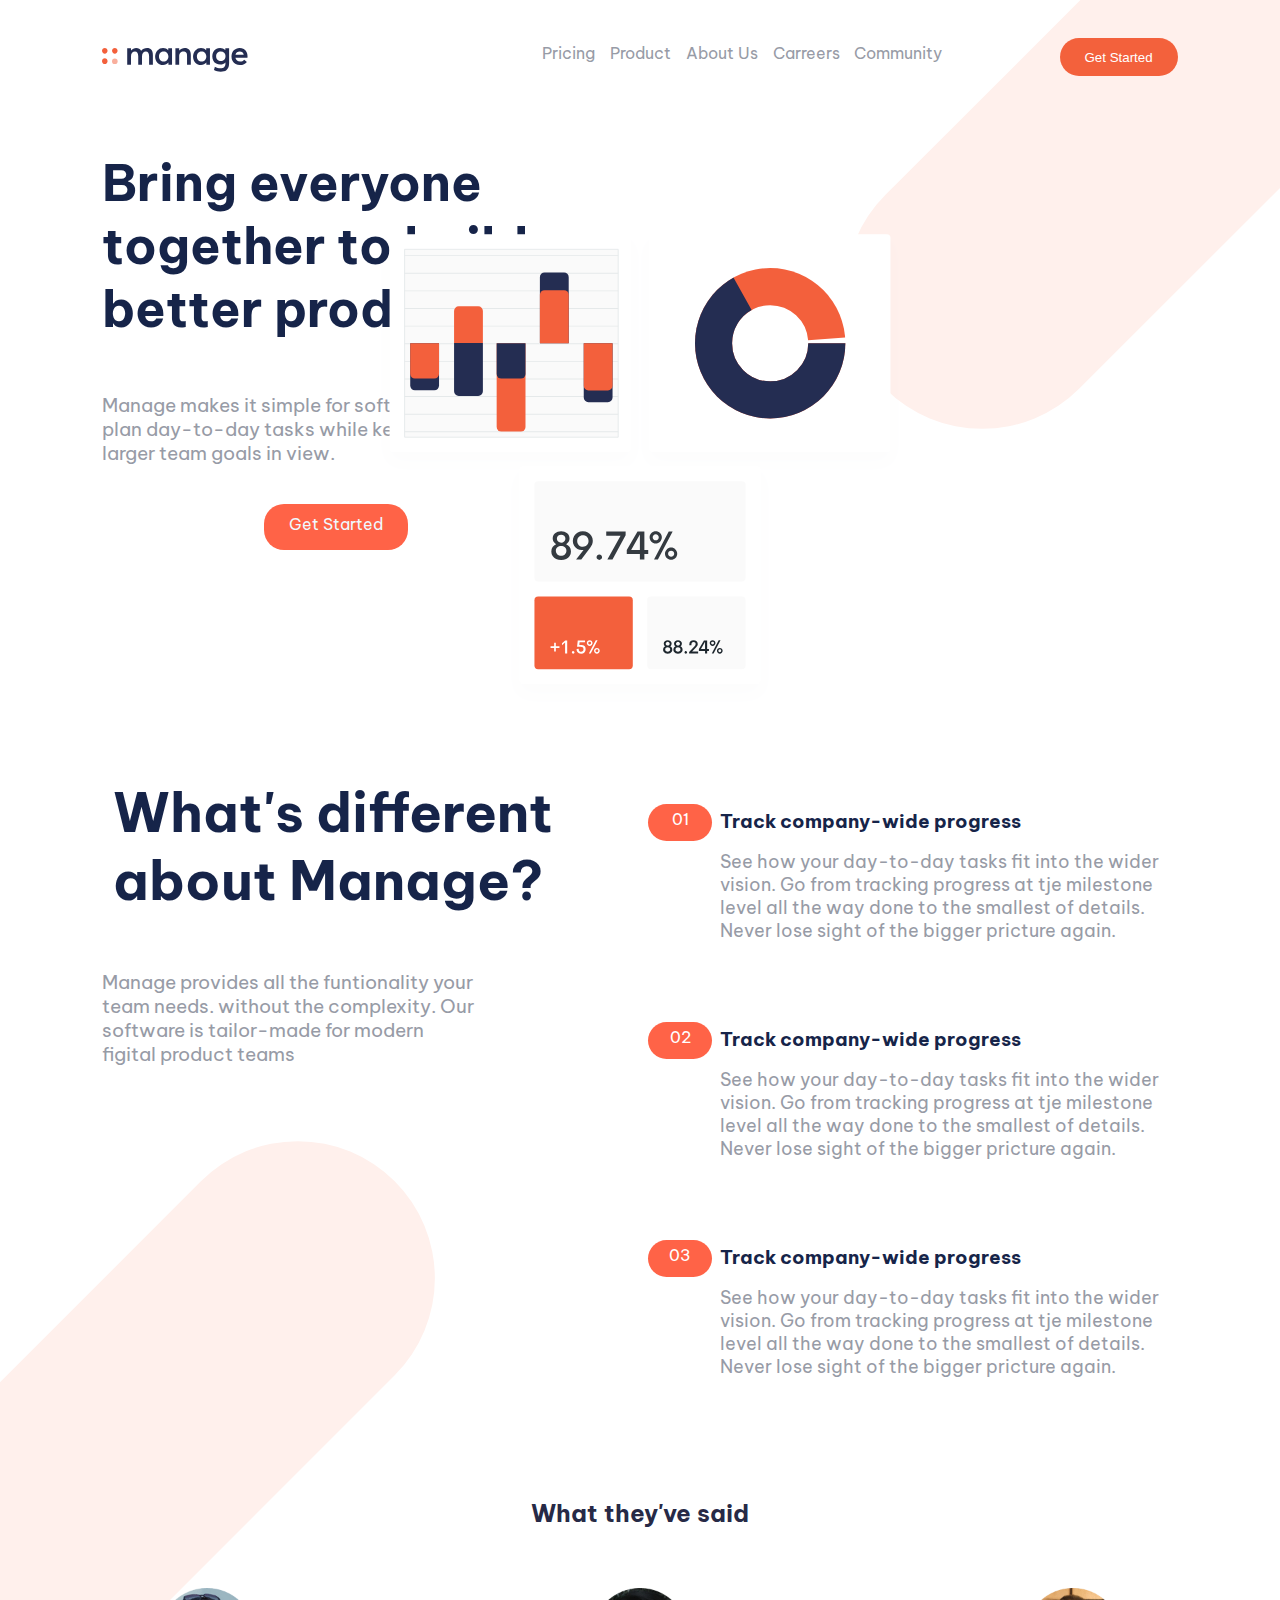
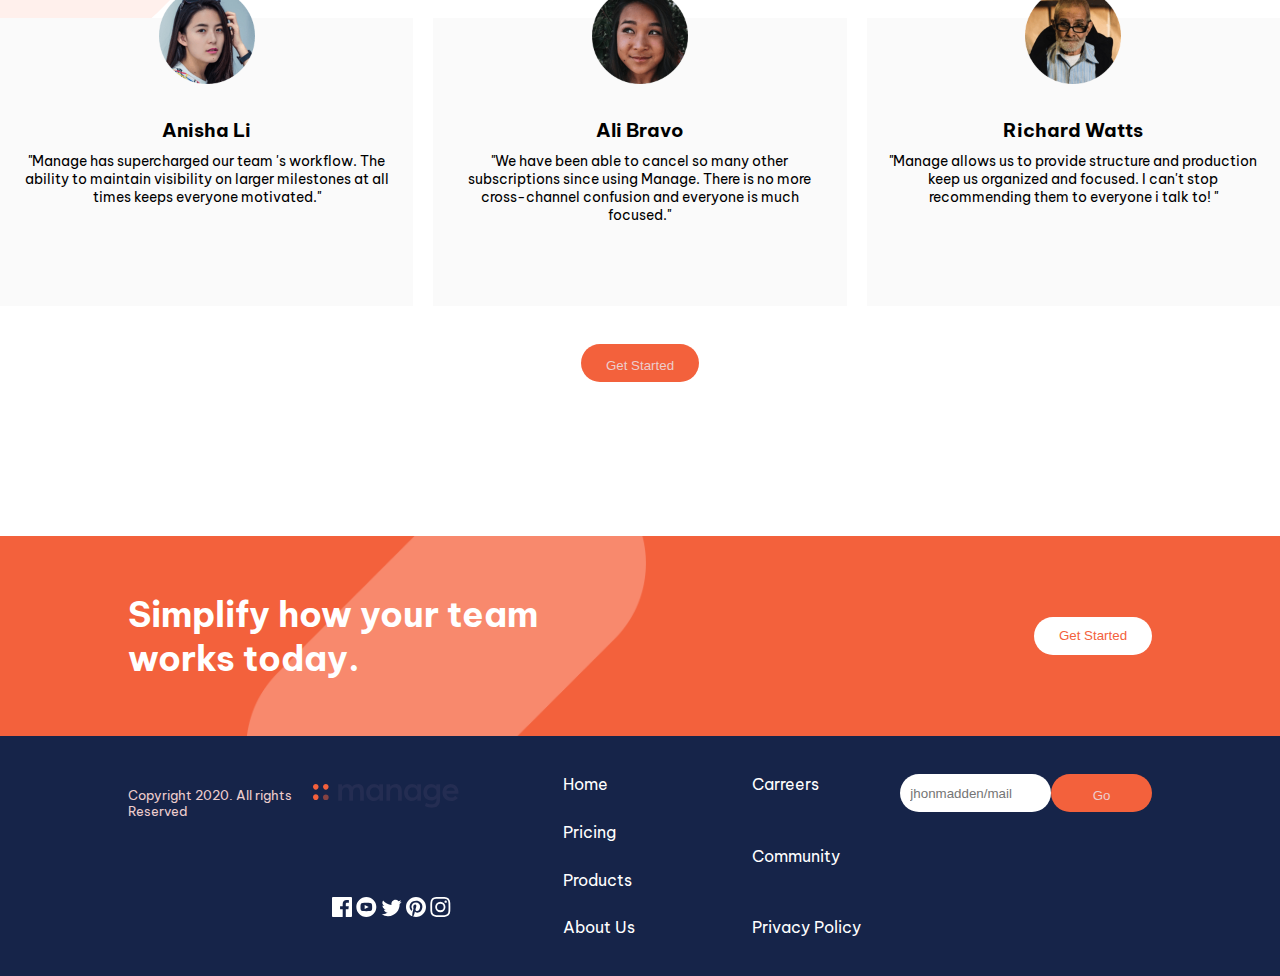
<file: index.html>
<!DOCTYPE html>
<html lang="en">

<head>
    <meta charset="UTF-8">
    <meta http-equiv="X-UA-Compatible" content="IE=edge">
    <meta name="viewport" content="width=device-width, initial-scale=1.0">
    <title>Parcial Web2</title>
    <link rel="stylesheet" type="text/css" href="./styles.css" media="screen" />
</head>

<body>

    <header>
        <div class="logo">
            <a href="#">
                <img class="logo__img" src="./Img/logo.svg" alt="logo manage" />
            </a>
        </div>
        <nav class="navbar">
            <ul class="menu">
                <li>
                    <a href="#">Pricing</a>
                </li>
                <li>
                    <a href="#">Product</a>
                </li>
                <li>
                    <a href="#">About Us</a>
                </li>
                <li>
                    <a href="#">Carreers</a>
                </li>
                <li>
                    <a href="#">Community</a>
                </li>
            </ul>
        </nav>
        <label class="icon-mobil">
            <img src="./Img/icon-hamburger.svg" alt="Menu">
        </label>
        <div class="started">
            <button class="started-item">
                Get Started
            </button>
        </div>
    </header>

    <main>
        <div id="box-container">
            <!-- Parte izquierda-->
            <div id="box-1">
                <h1 class="box1Titulo">Bring everyone together to build better products.</h1>
                <div>
                    <p class="Box1Texto">Manage makes it simple for software teams to plan day-to-day tasks while keeping the larger team goals in view.</p>
                </div>
                <div>
                    <p class="botonizq">Get Started</p>
                </div>


            </div>

            <!-- Parte Derecha-->

            <div id="box-2">
                <div class="ilustracion">
                    <img class="graficas" src="./Img/illustration-intro.svg">
                </div>
            </div>
        </div>

        <!--Division 2-->

        <section class="Division2">

            <div class="izquierda">

                <div class="Titulo">
                    <h1>What's different about Manage?</h1>
                </Div>
                <div class="texto">
                    <p>Manage provides all the funtionality your team needs. without the complexity. Our software is tailor-made for modern figital product teams</p>
                </div>


            </div>

            <article class="derecha">
                <article>
                    <div class="contenido ">
                        <span class="bottom ">
                        <p class="numero ">01</p>
                    </span>
                        <div ">
                    <h3 class="titulo ">Track company-wide progress</h3>
                    <p class="textoProducto ">
                        See how your day-to-day tasks fit into the wider vision. Go from tracking progress at tje milestone level all the way done to the smallest of details. Never lose sight of the bigger pricture again.
                    </p>
                    </div>
                    </div>

                    <div class="contenido ">
                        <span class="bottom ">
                        <p class="numero ">02</p>
                    </span>
                        <div >
                        <h3 class="titulo ">Track company-wide progress</h3>
                        <p class="textoProducto ">
                            See how your day-to-day tasks fit into the wider vision. Go from tracking progress at tje
                            milestone level all the way done to the smallest of details. Never lose sight of the bigger
                            pricture again.
                        </p>
                </div>
                </div>

                <div class="contenido ">
                    <span class="bottom ">
                        <p class="numero ">03</p>
                    </span>
                    <div >
                            <h3 class=" titulo ">Track company-wide progress</h3>
                            <p class="textoProducto ">
                                See how your day-to-day tasks fit into the wider vision. Go from tracking progress at tje milestone level all the way done to the smallest of details. Never lose sight of the bigger pricture again.
                            </p>
                        </div>
                    </div>

        </section>
   <!--Division 3  Testimonios de clientes   -->

        <section class="Division3 ">
            <h2 class="section-title ">What they've said</h2>
            <div class="testimonioDiv ">
                <article class="testimonio ">
                    <img class="testimonioAvatar " src="./Img/avatar-anisha.png " />
                    <h3 class="Nombre ">Anisha Li</h4>
                        <p class="informacion ">
                            "Manage has supercharged our team 's workflow. The ability to maintain visibility on larger milestones at all times keeps everyone motivated."
                        </p>
                </article>
                <article class="testimonio">
                    <img class="testimonioAvatar" src="./Img/avatar-ali.png" />
                    <h3 class="Nombre">Ali Bravo</h4>
                        <p class="informacion">
                            "We have been able to cancel so many other subscriptions since using Manage. There is no more cross-channel confusion and everyone is much focused."
                        </p>
                </article>
                <article class="testimonio">
                    <img class="testimonioAvatar" src="./Img/avatar-richard.png" />
                    <h3 class="Nombre">Richard Watts</h4>
                        <p class="informacion">
                            "Manage allows us to provide structure and production keep us organized and focused. I can't stop recommending them to everyone i talk to! "
                        </p>
                </article>
            </div>

            <div>
                <button class="started-item">
                <p class="started-item__link ">Get Started</p>
            </button>
            </div>
        </section>
        <div class="imagen ">

            <section class="section-footer ">

                <div class="section-footer-div ">
                    <h2 class="section-footer__title ">
                        Simplify how your team <br /> works today.
                    </h2>
                </div>
                <div class="section-footer-div ">
                    <button class="started-item--white " onclick="location.href='index.html' ">
                <p class="started-item__link--orange ">Get Started</p>
            </button>
                </div>
            </section>
        </div>
    </main>
    <footer >
        <div class="copyright ">
            <p class="copyright__item ">Copyright 2020. All rights Reserved</p>
        </div>
        <div class="footer-media ">
            
            <div class="logo ">
                <img class="logo__img " src="./Img/logo.svg " alt="logo manage " /></img>
            </div>

            <ul class="media ">
                <li>
                    <img src="./Img/icon-facebook.svg ">
                    <a href="https://www.facebook.com/ "></a>
                    </img>
                </li>
                <li>
                    <img src="./Img/icon-youtube.svg ">
                    <a href=" "></a>
                    </img>
                </li>
                <li>
                    <img src="./Img/icon-twitter.svg ">
                    <a href=" "></a>
                    </img>
                </li>
                <li>
                    <img src="./Img/icon-pinterest.svg " ">
                            <a href=" "></a>
                            </img>
                            </li>
                            <li>
                                <img src="./Img/icon-instagram.svg ">
                                <a href=" "></a>
                                </img>
                            </li>
                            </ul>
                        </div>
                    </div>
                    <div class="footer">
                        <ul class="footer-menu ">
                            <li class="footerItems ">
                                <a class="footer-menu-item__link " href="# ">Home</a>
                            </li>
                            <li class="footer-menu-item ">
                                <a class="footer-menu-item__link " href="# ">Pricing</a>
                            </li>
                            <li class="footer-menu-item ">
                                <a class="footer-menu-item__link " href="# ">Products</a>
                            </li>
                            <li class="footer-menu-item ">
                                <a class="footer-menu-item__link " href="# ">About Us</a>
                            </li>
                        </ul>
                        <ul class="footer-menu ">
                            <li class="footer-menu-item ">
                                <a class="footer-menu-item__link " href="# ">Carreers</a>
                            </li>
                            <li class="footer-menu-item ">
                                <a class="footer-menu-item__link " href="# ">Community</a>
                            </li>
                            <li class="footer-menu-item ">
                                <a class="footer-menu-item__link " href="# ">Privacy Policy</a>
                            </li>
                        </ul>
                    </div>
                    <div class="footer-form ">
                        <div class="form">
                            <input class="form__email " type="email " placeholder="jhonmadden/mail " />
                            <button class="started-item-go ">
                    <p class="started-item__link ">Go</p>
                             </button>
                        </div>

                    </div>

                    </div>


                    </footer>






</body>

</html>
</file>
<file: styles.css>
@import url('https://fonts.googleapis.com/css2?family=Be+Vietnam:wght@400;500;700&display=swap');
body {
    margin: 0;
    font-family: 'Be Vietnam';
    background-image: url("./Img/bg-tablet-pattern.svg");
    background-size: 40%;
    background-repeat: no-repeat;
    background-position: 110% -4%;
}
/* Header*/

main {
    background-image: url("./Img/bg-tablet-pattern.svg");
    background-size: 40%;
    background-repeat: no-repeat;
    background-position: -10% 60%;
}
/*header */

header {
    width: 90%;
    margin: 0 auto;
    margin-top: 5%;
    display: flex;
    justify-content: space-between;
}
.navbar a {
    text-decoration: none;
    color:#979BA6;

}
.logo {
    margin-top: 10px;
    width: 30%;
    height: auto;
}

.navbar {
    display: none;
    color:#979BA6;
}

.menu {
    display: flex;
    justify-content: space-evenly;
    margin-top: 5px;
    padding-left: 0;
    text-align: center;
    transition: all 500ms ease;
    color: #979BA6;
}

.menu a:Hover {
    color: #F3613C;
}

.iniciar {
    display: none;
}
/*Termina Header */

a {
    text-decoration: none;
}

ul>li {
    display: inline;
    cursor: pointer;
}

.clear {
    clear: both;
}

header button {
    width: 118px;
    height: 38px;
    border-radius: 20px;
    border-style: none;
    outline: none;
    color: white;
    background-color: #F3613C;
}
/*  Division 1 */

#box-container {
    font-family: 'Be Vietnam', sans-serif;
    display: flex;
    height: 100%;
    justify-content: center;
    margin-top: 3%;
}

#box-1 {
    width: 42%;
    height: 100%;
    display: flex;
    flex-direction: column;
}

.box1Titulo {
    font-size: 3.9rem;
    color: #162449;
}

.Box1Texto {
    display: flex;
    font-size: 1.2rem;
    color: #979BA6;
    padding-right: 20%;
}

.botonizq {
    display: flex;
    justify-content: center;
    background: tomato;
    border-radius: 20px;
    width: 9rem;
    height: 1rem;
    margin: 20px;
    padding-top: 10px;
    padding-bottom: 20px;
    color: aliceblue;
    margin-left: 30%;
}

#box-2 {
    width: 42%;
    height: 100%;
    display: flex;
}

.graficas {
    width: 200%;
    margin-left: 20%;
    display: flex;
}

.ilustracion {
    display: flex;
    justify-content: right;
    width: 50%;
    height: auto;
}
/* Termina Division 1 */
/* Division 2 */

.Division2 {
    margin-top: 30px;
    display: flex;
    height: 100%;
    justify-content: center;
    font-family: 'Be Vietnam', sans-serif;
}

.Division2 .izquierda {
    display: flex;
    width: 42%;
    flex-direction: column;
    text-align: left
}

.Division2 .Titulo {
    font-size: 1.7rem;
    font-weight: bold;
    color: #162449;
    padding-left: 2%;
    padding-right: 2%;
}

.Division2 .texto {
    margin-right: 30%;
    font-size: 1.2rem;
    color: #979BA6;
}

.Division2 .derecha {
    width: 42%;
}

.Division2 .contenido {
    margin-top: 10%;
    display: flex;
}

.Division2 .bottom {
    color: white;
}

.numero {
    display: flex;
    justify-content: center;
    background: tomato;
    border-radius: 20px;
    width: 4rem;
    height: 2rem;
    margin: 8px;
    padding-top: 7%;
}

.contenido .titulo {
    color: #162449;
    margin: 0.813rem 0 0;
    margin-left: -20;
}

.textoProducto {
    display: flex;
    font-size: 1.1rem;
    color: #979BA6;
    padding-right: -100px;
}
/* Division 3 Avatares*/

.Division3 {
    font-family: 'Be Vietnam', sans-serif;
    width: 100%;
    margin: 8% 0px 12%;
    text-align: center;
}

.Division3 .section-title {
    color: #272A46;
}

.Division3 .testimonioDiv {
    display: grid;
    grid: 1fr / repeat(3, 1fr);
    grid-column-gap: 20px;
    margin: 7% 0 3%;
}

.Division3 .testimonio {
    background-color: #FAFAFA;
    padding: 0 15px;
    height: 32vh;
    text-align: center;
}

.Division3 .testimonioAvatar {
    position: relative;
    width: 25%;
    bottom: 30px;
    height: auto;
}

.Division3 .Nombre {
    margin: 0 0 10px;
    color: var(--DarkBlue);
}

.Division3 .informacion {
    font-size: 14px;
    margin: 10px 0;
}

button {
    width: 118px;
    height: 38px;
    border-radius: 20px;
    border-style: none;
    outline: none;
    background-color: #F3613C;
}

button :hover {
    color:#F3613C;
}
/*Termina division de avatares*/

.product-info__title {
    color: #272A46;
    width: 80%;
    margin: 10px 0;
    line-height: 40px;
    font-size: 35px;
}

.section-footer {
    font-family: 'Be Vietnam', sans-serif;
    width: 100%;
    height: 200px;
    padding: 2% 10%;
    box-sizing: border-box;
    display: flex;
    justify-content: space-between;
    background-color: #F3613C;
    background-image: url("./Img/fondo-transparente.png");
    background-size: 25rem;
    background-repeat: no-repeat;
    background-position: 28% 40%;
}

.section-footer-div {
    align-self: center;
}

.section-footer__title {
    margin: 0 auto;
    font-size: 2.2rem;
    color: white;
}

.started-item--white {
    align-self: center;
    color:#F3613C;
    background-color: white;
}

.started-item__link--orange {
    margin: 0 auto;
}

footer {
    width: 100%;
    height: 240px;
    padding: 3% 10%;
    box-sizing: border-box;
    display: flex;
    justify-content: space-around;
    background-color: #162449;
}

.footer-media {
    width: 25%;
    display: flex;
    flex-direction: column;
    justify-content: space-between;
}

.media {
    margin-left: -10%;
    float: left;
}

.media-item :hover {
    color: #F3613C;
}

.footer{
    display: flex;
    width: 45%;
}

.footer-menu {
    display: flex;
    flex-direction: column;
    justify-content: space-between;
    margin: 0;
    width: 50%;
}

.footer-menu-item__link {
    color: white;
}

.footerItems:hover {
    color: #F3613C;
}

.footer-form {
    width: 30%;
    text-align: end;
    display: flex;
    flex-direction: column;
    justify-content: space-between;
}

.form {
    display: flex;
    justify-content: space-between;
}

.form__email {
    width: 70%;
    height: 38px;
    border-radius: 20px;
    border-style: none;
    outline: none;
    box-sizing: border-box;
    padding: 2px 10px;
}

.goo {
    background-color: #F3613C;
}

.started-item__link {
    color: #edcdcd;
}

.copyright__item {
    font-size: 13px;
    color: #edcdcd;
}

@media only screen and (min-width: 1024px) {
    .navbar {
        display: initial;
        width: 40%;
    }
    .iniciar {
        width: 30%;
        text-align: end;
        display: initial;
    }
    a {
        text-decoration: none;
    }
}

@media only screen and (min-width:300px) and (max-width:740px) {
    .ilustracion {
        float: center;
        width: 100%;
    }
    .icon-mobil {
        margin-top: 10px;
        cursor: pointer;
    }
    .Nav-container {
        width: 80%;
        margin: auto;
    }
    .Nav-logo {
        float: left;
    }
    .nav-menu {
        display: none;
        float: right;
        font-size: 12px;
        cursor: pointer;
        size: 100%;
        background: salmon;
    }
    .nav-menu a {
        font-family: 'Be Vietnam';
        font-weight: bold;
        color: #33324D;
        line-height: normal;
        padding: 10px;
        transition: all 500ms ease;
    }
    .nav-menu a:hover {
        color: #acacac;
    }
    .nav-bottom {
        float: right;
        margin-top: -8%;
        margin-right: -20%;
        transition: all 500ms ease;
    }
    .Bottom {
        line-height: normal;
        font-family: 'Be Vietnam', sans-serif;
        font-weight: 700;
        color: aliceblue;
        padding: 10px 25px;
        font-size: 10px;
        background: #F3613C;
        border-radius: 30px;
        cursor: pointer;
      
    }
    /*  Division 1 */
    #box-container {
        display: flex;
        justify-content: space-between;
        align-items: center;
        flex-wrap: wrap;
        flex-direction: column-reverse;
    }
    #box-2 {
        width: 42%;
        height: 100%;
        display: flex;
        flex-direction: column;
        padding-right: 110%;
    }
    #box-1 {
        width: 100%;
        height: 100%;
        display: flex;
        flex-direction: column;
        padding-right: 50%;
    }
    .box1Titulo {
        color: #162449;
        font-weight: bold;
        font-family: 'Be Vietnam', sans-serif;
        font-size: 42px;
        padding-left: 2%;
        padding-right: 2%;
        text-align: center;
    }
    .Box1Texto {
        color: #979BA6;
        padding-left: 10%;
        padding-right: 11%;
        font-size: 16px;
        margin-top: -4%;
    }
    /* Termina Division 1 */
    /* Division 2 */
    .Division2 {
        width: 100%;
        display: flex;
        height: 100%;
        flex-direction: column;
    }
    .Division2 .izquierda {
        width: 100%;
    }
    .Division2 .Titulo {
        font-size: 28px;
        font-weight: 700;
        color: #162449;
        padding-left: 5%;
        padding-right: 5%;
    }
    .Division2 .texto {
        margin-left: 20%;
        font-size: 15px;
        color: #979BA6;
        font-family: 'Be Vietnam', sans-serif;
        text-align: center;
    }
    .Division2 .derecha {
        width: 100%;
    }
    .Division2 .contenido {
        padding-top: 20%;
        display: flex;
        flex-wrap: wrap;
        justify-content: center;
        flex-direction: column;
    }
    .Division2 .bottom {
        color: white;
        padding-top: 3%;
    }
    .numero {
        display: flex;
        background: tomato;
        border-radius: 20px;
        justify-content: center;
        width: 5rem;
        height: 1rem;
        margin: 16px;
        padding-top: 2%;
        padding-bottom: 3%;
        margin-top: -20%;
    }
    .contenido .titulo {
        color: #162449;
        margin-left: 29%;
        font-family: 'Be Vietnam', sans-serif;
        margin-top: -25%;
        font-size: 16px;
        text-align: initial;
        width: 100%;
        padding-top: 3%;
        background: #edcdcd;
    }
    .textoProducto {
        display: flex;
        font-size: 1rem;
        color: #979BA6;
        padding-right: -100px;
        font-family: 'Be Vietnam', sans-serif;
        margin-left: 5%;
        padding-top: 3%;
    }
    .product-info__title {
        color: var(--DarkBlue);
        width: 80%;
        margin: 10px 0;
        line-height: 40px;
        font-size: 35px;
    }
    .section-3 {
        background: white;
        background-image: url("./Img/bg-tablet-pattern.svg");
        background-size: 50%;
        background-repeat: no-repeat;
        background-position: -50% 5%;
        width: 100%;
        margin: 8% 0px 12%;
        text-align: center;
    }
    .section-title {
        color: #162449;
        padding-left: 2%;
        padding-right: 2%;
        font-size: 40px;
        font-weight: bold;
    }
    .section-footer {
        width: 100%;
        height: 100%;
        box-sizing: border-box;
        display: flex;
        justify-content: space-between;
        background-color: #F3613C;
        flex-direction: column;
    }
    .section-footer-div {
        align-self: center;
        padding-bottom: 30%;
    }
    .section-footer__title {
        margin: 0 auto;
        color: white;
        font-weight: bold;
        font-family: 'Be Vietnam', sans-serif;
        font-size: 35px;
        padding-top: 40%;
        align-self: center;
        padding-left: 10%;
        padding-right: 10%;
        text-align: center;
    }
    .started-item--white {
        align-self: center;
        color: #F3613C;
        background-color: white;
    }
    .started-item__link--orange {
        margin: 0 auto;
    }
    /* footer*/
    footer {
        width: 100%;
        display: flex;
        flex-direction: column-reverse;
        justify-content: space-between;
        height: 500px;
        box-sizing: border-box;
        display: flex;
        background-color: #162449;
    }
    .footer-form {
        margin-top: 15%;
        padding-bottom: 15%;
        margin-left: 10%;
    }
    .form__email {
        width: 200px;
        height: 50px;
        border-radius: 50px;
        border-style: none;
        outline: none;
        box-sizing: border-box;
        padding: 2px 10px;
    }
    .goo {
        background-color: #F3613C;
    }
    .started-item__link {
        color: #edcdcd;
        height: 20px;
        width: 40px;
    }
    .media {
        display: flex;
        justify-content: space-between;
    }
    .footer-media {
        justify-content: right;
        flex-direction: column-reverse;
        margin-left: 25%;
    }
    .footer {
        margin-left: 10%;
    }
    .footer-menu {
        display: flex;
        flex-direction: column;
        justify-content: space-between;
        margin: 0;
        width: 50%;
    }
    .started-item-go {
        padding-left: 5%;
    }
    .copyright__item {
        color: #edcdcd;
    }
    .copyright {
        margin-left: 15%;
    }
}

@media (min-width: 700px) {
    a {
        text-decoration: none;
    }
    header {
        width: 84%;
        margin-top: 3%;
    }
    .iniciar {
        width: 30%;
        text-align: end;
        display: initial;
    }
    .icon-mobil {
        display: none;
    }
    .ilustracion {
        height: auto;
        margin-top: 20%;
    }
    .box1Titulo {
        font-size: 50px;
    }
}
</file>
